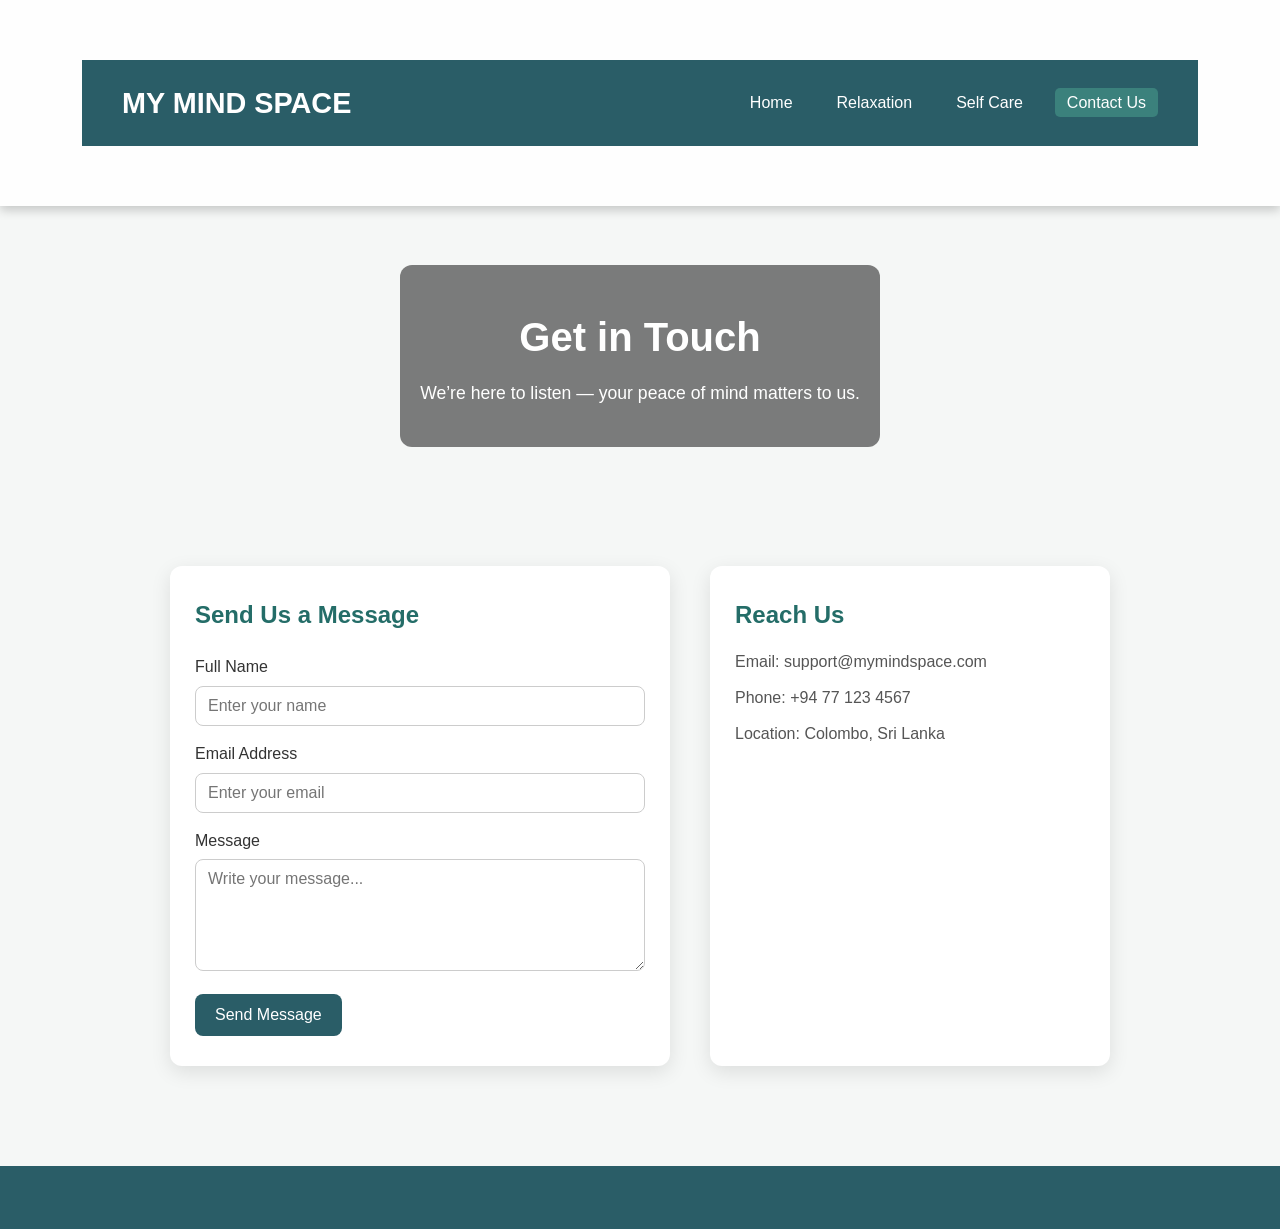
<file: contactus.html>
<!DOCTYPE html>
<html lang="en">
<head>
  <meta charset="UTF-8">
  <meta name="viewport" content="width=device-width, initial-scale=1.0">
  <title>Contact Us | MY MIND SPACE</title>
  <link rel="stylesheet" href="style.css">
</head>
<body>

  <!-- Navigation -->
  <header>
    <nav class="navbar">
      <div class="logo">MY MIND SPACE</div>
      <ul class="nav-links">
        <li><a href="index.html">Home</a></li>
        <li><a href="relaxation.html">Relaxation</a></li>
        <li><a href="selfcare.html">Self Care</a></li>
        <li><a href="contact.html" class="active">Contact Us</a></li>
      </ul>
    </nav>
  </header>

  <!-- Contact Section -->
  <section class="contact-hero">
    <div class="contact-overlay">
      <h1>Get in Touch</h1>
      <p>We’re here to listen — your peace of mind matters to us.</p>
    </div>
  </section>

  <section class="contact-container">
    <div class="contact-form">
      <h2>Send Us a Message</h2>
      <form>
        <div class="form-group">
          <label for="name">Full Name</label>
          <input type="text" id="name" placeholder="Enter your name" required>
        </div>

        <div class="form-group">
          <label for="email">Email Address</label>
          <input type="email" id="email" placeholder="Enter your email" required>
        </div>

        <div class="form-group">
          <label for="message">Message</label>
          <textarea id="message" rows="5" placeholder="Write your message..." required></textarea>
        </div>

        <button type="submit" class="btn-primary">Send Message</button>
      </form>
    </div>

    <div class="contact-info">
      <h2>Reach Us</h2>
      <p>Email: support@mymindspace.com</p>
      <p>Phone: +94 77 123 4567</p>
      <p>Location: Colombo, Sri Lanka</p>
    </div>
  </section>

  <!-- Footer -->
  <footer class="footer">
    <p>© 2025 MY MIND SPACE | Designed with peace and calm.</p>
  </footer>

</body>
</html>
</file>
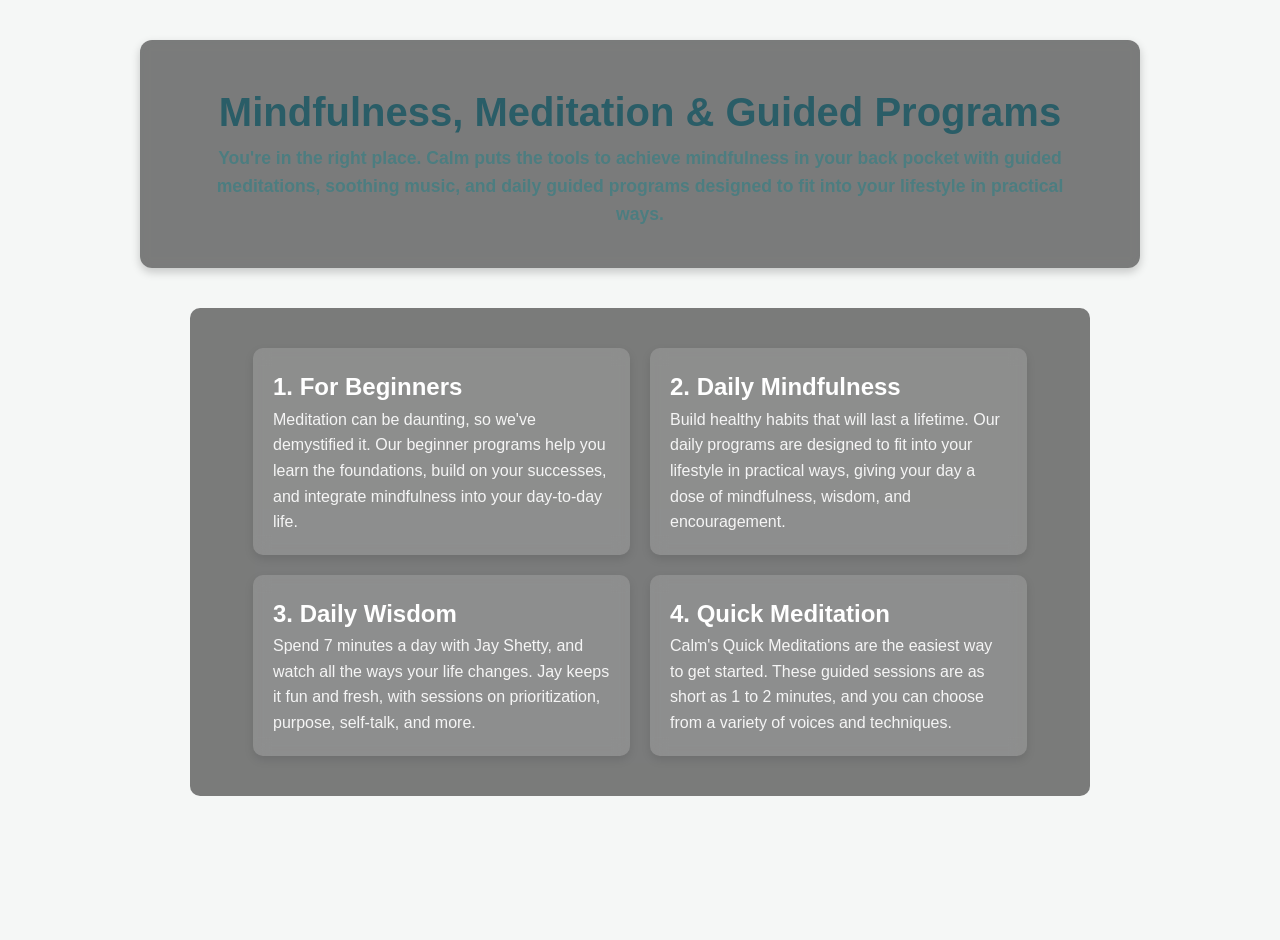
<file: mindfulness.html>
<!DOCTYPE html>
<html lang="en">
<head>
  <meta charset="UTF-8">
  <meta name="viewport" content="width=device-width, initial-scale=1.0">
  <title>Mindfulness & Meditation</title>
  <link rel="stylesheet" href="style.css">
</head>
<body>

  <!-- Header Section -->
  <header class="header">
    <div class="container">
      <h1>Mindfulness, Meditation & Guided Programs</h1>
      <p><b>You're in the right place. Calm puts the tools to achieve mindfulness in your back pocket with guided meditations, soothing music, and daily guided programs designed to fit into your lifestyle in practical ways.</p></b>
    </div>
  </header>

  <!-- Programs Section -->
  <section class="programs">
    <div class="container grid">

      <div class="card">
        <h2>1. For Beginners</h2>
        <p>Meditation can be daunting, so we've demystified it. Our beginner programs help you learn the foundations, build on your successes, and integrate mindfulness into your day-to-day life.</p>
      </div>

      <div class="card">
        <h2>2. Daily Mindfulness</h2>
        <p>Build healthy habits that will last a lifetime. Our daily programs are designed to fit into your lifestyle in practical ways, giving your day a dose of mindfulness, wisdom, and encouragement.</p>
      </div>

      <div class="card">
        <h2>3. Daily Wisdom</h2>
        <p>Spend 7 minutes a day with Jay Shetty, and watch all the ways your life changes. Jay keeps it fun and fresh, with sessions on prioritization, purpose, self-talk, and more.</p>
      </div>

      <div class="card">
        <h2>4. Quick Meditation</h2>
        <p>Calm's Quick Meditations are the easiest way to get started. These guided sessions are as short as 1 to 2 minutes, and you can choose from a variety of voices and techniques.</p>
      </div>

    </div>
  </section>

</body>
</html>
</file>
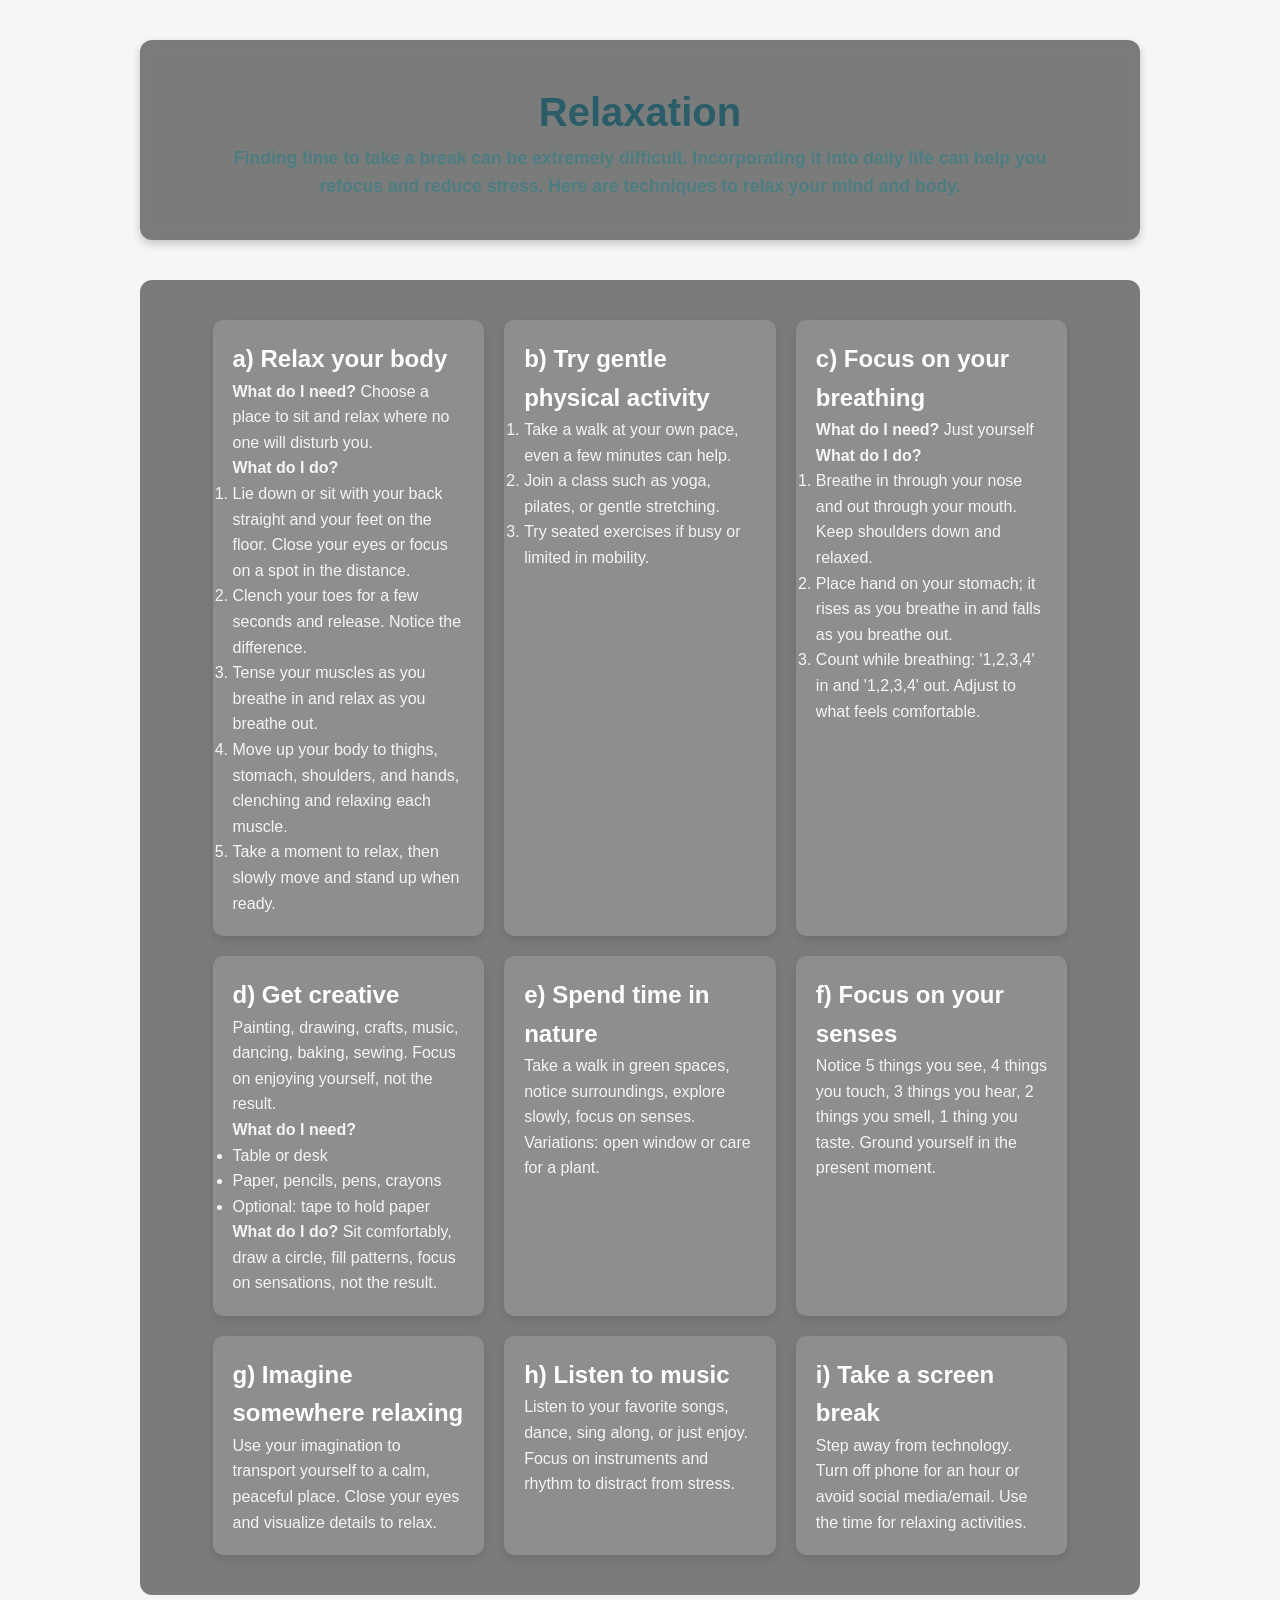
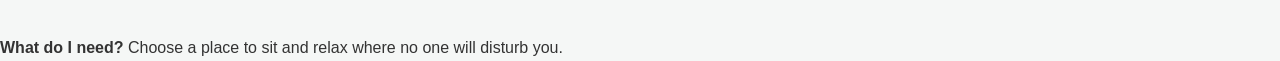
<file: relaxation.html>
<!DOCTYPE html>
<html lang="en">
<head>
  <meta charset="UTF-8">
  <meta name="viewport" content="width=device-width, initial-scale=1.0">
  <title>Relaxation Guide</title>
  <link rel="stylesheet" href="style.css">
</head>
<body>

  <!-- Header Section -->
  <header class="header">
    <div class="container">
      <h1>Relaxation</h1>
      <p><b>Finding time to take a break can be extremely difficult. Incorporating it into daily life can help you refocus and reduce stress. Here are techniques to relax your mind and body.</p></b>
    </div></header>
  </header>

  <!-- Relaxation Techniques -->
  <section class="techniques">
    <div class="container grid">

      <div class="card">
        <h2>a) Relax your body</h2>
        <p><strong>What do I need?</strong> Choose a place to sit and relax where no one will disturb you.</p>
        <p><strong>What do I do?</strong></p>
        <ol>
          <li>Lie down or sit with your back straight and your feet on the floor. Close your eyes or focus on a spot in the distance.</li>
          <li>Clench your toes for a few seconds and release. Notice the difference.</li>
          <li>Tense your muscles as you breathe in and relax as you breathe out.</li>
          <li>Move up your body to thighs, stomach, shoulders, and hands, clenching and relaxing each muscle.</li>
          <li>Take a moment to relax, then slowly move and stand up when ready.</li>
        </ol>
      </div>

      <div class="card">
        <h2>b) Try gentle physical activity</h2>
        <ol>
          <li>Take a walk at your own pace, even a few minutes can help.</li>
          <li>Join a class such as yoga, pilates, or gentle stretching.</li>
          <li>Try seated exercises if busy or limited in mobility.</li>
        </ol>
      </div>

      <div class="card">
        <h2>c) Focus on your breathing</h2>
        <p><strong>What do I need?</strong> Just yourself</p>
        <p><strong>What do I do?</strong></p>
        <ol>
          <li>Breathe in through your nose and out through your mouth. Keep shoulders down and relaxed.</li>
          <li>Place hand on your stomach; it rises as you breathe in and falls as you breathe out.</li>
          <li>Count while breathing: '1,2,3,4' in and '1,2,3,4' out. Adjust to what feels comfortable.</li>
        </ol>
      </div>

      <div class="card">
        <h2>d) Get creative</h2>
        <p>Painting, drawing, crafts, music, dancing, baking, sewing. Focus on enjoying yourself, not the result.</p>
        <p><strong>What do I need?</strong></p>
        <ul>
          <li>Table or desk</li>
          <li>Paper, pencils, pens, crayons</li>
          <li>Optional: tape to hold paper</li>
        </ul>
        <p><strong>What do I do?</strong> Sit comfortably, draw a circle, fill patterns, focus on sensations, not the result.</p>
      </div>

      <div class="card">
        <h2>e) Spend time in nature</h2>
        <p>Take a walk in green spaces, notice surroundings, explore slowly, focus on senses. Variations: open window or care for a plant.</p>
      </div>

      <div class="card">
        <h2>f) Focus on your senses</h2>
        <p>Notice 5 things you see, 4 things you touch, 3 things you hear, 2 things you smell, 1 thing you taste. Ground yourself in the present moment.</p>
      </div>

      <div class="card">
        <h2>g) Imagine somewhere relaxing</h2>
        <p>Use your imagination to transport yourself to a calm, peaceful place. Close your eyes and visualize details to relax.</p>
      </div>

      <div class="card">
        <h2>h) Listen to music</h2>
        <p>Listen to your favorite songs, dance, sing along, or just enjoy. Focus on instruments and rhythm to distract from stress.</p>
      </div>

      <div class="card">
        <h2>i) Take a screen break</h2>
        <p>Step away from technology. Turn off phone for an hour or avoid social media/email. Use the time for relaxing activities.</p>
      </div>

    </div>
  </section>

</body>
</html>

        <p><strong>What do I need?</strong> Choose a place to sit and relax where no one will disturb you.</p>
        <p><s
</file>
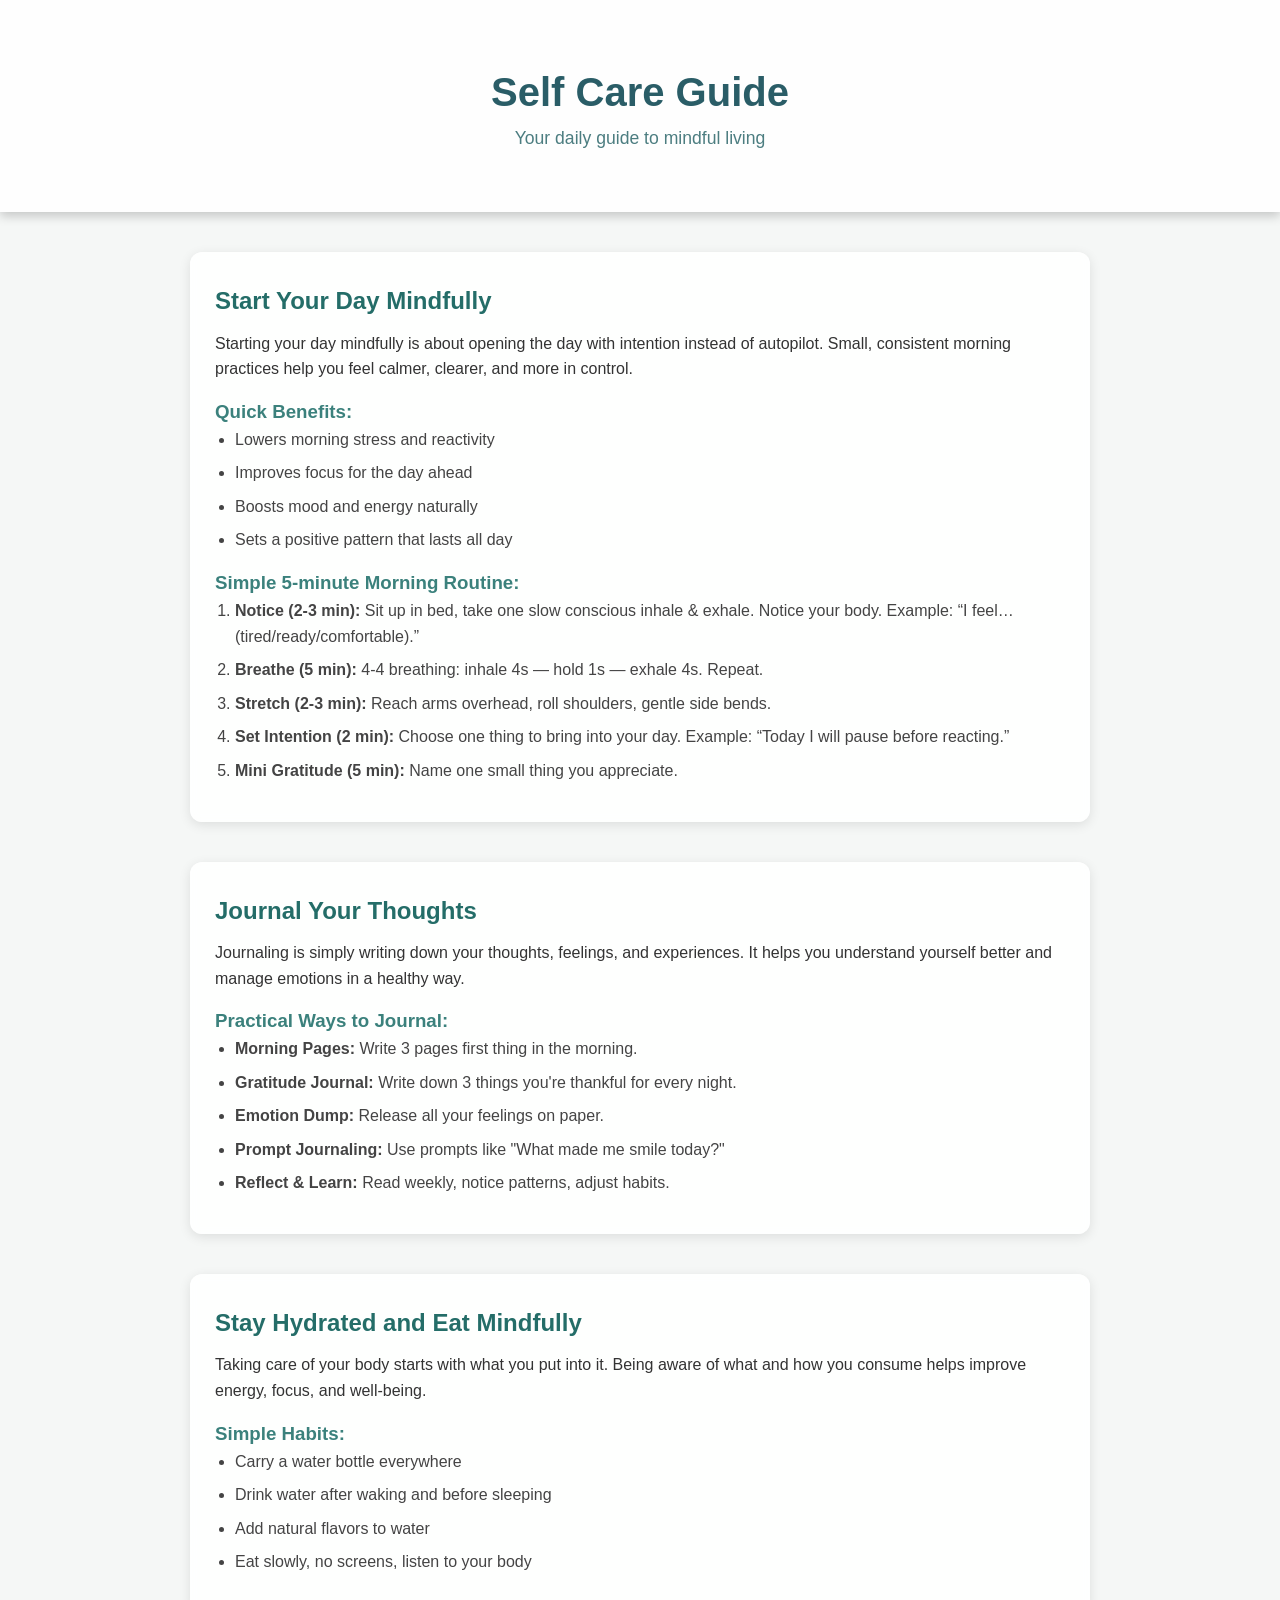
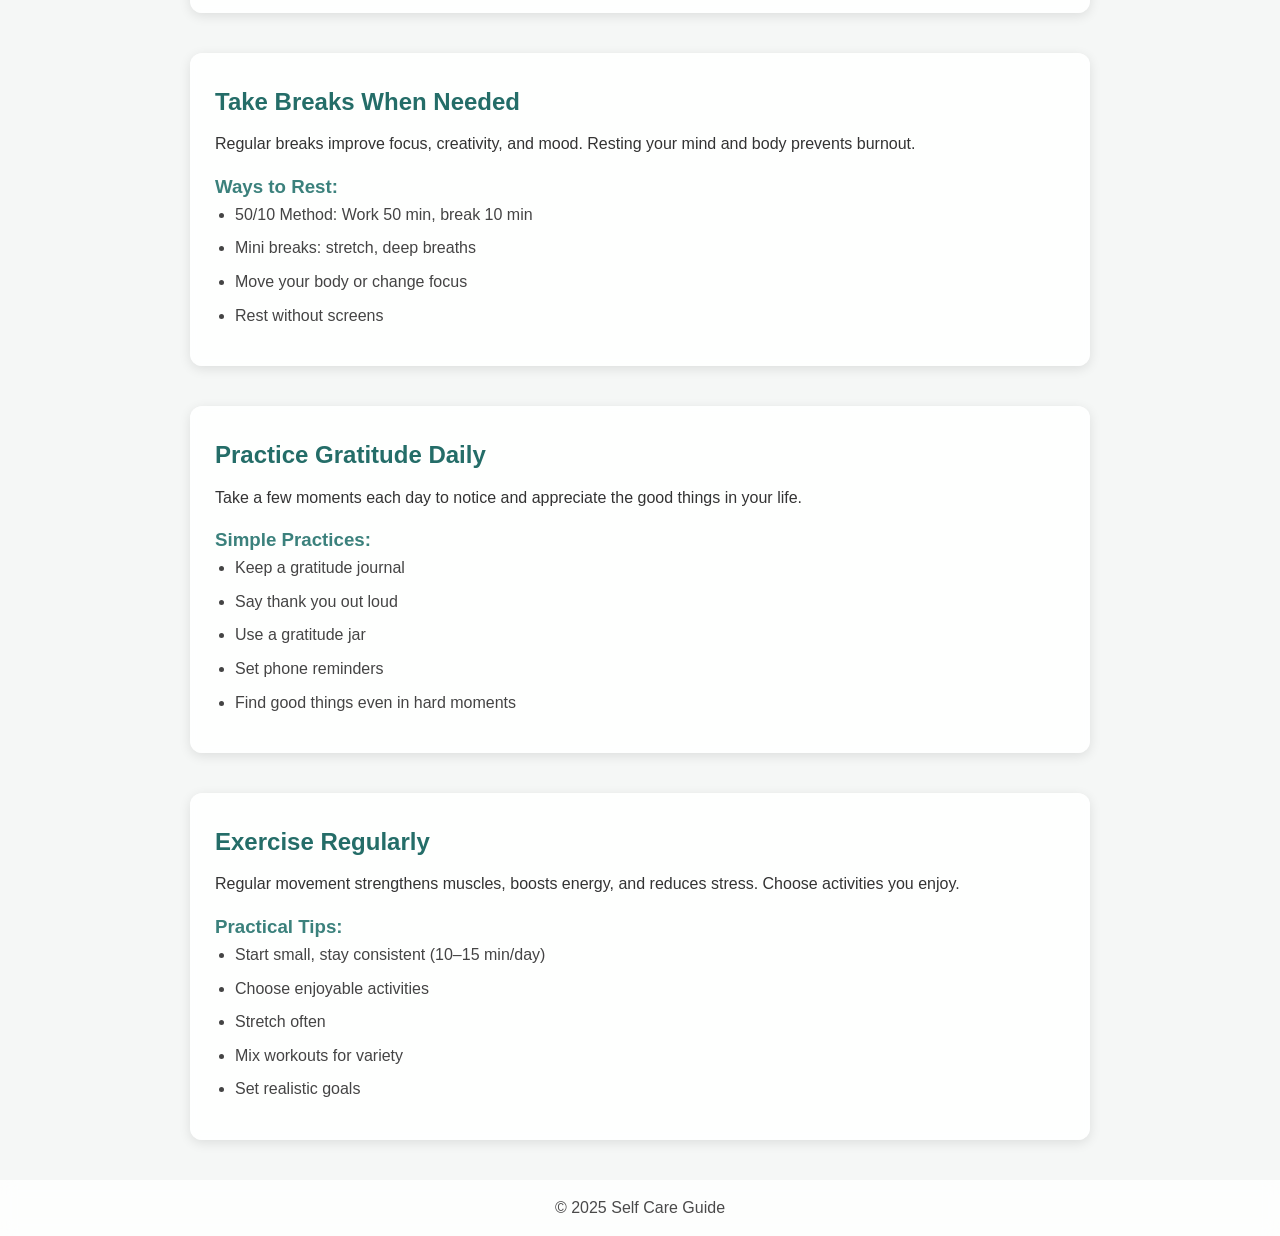
<file: selfcare.html>
<!DOCTYPE html>
<html lang="en">
<head>
  <meta charset="UTF-8">
  <meta name="viewport" content="width=device-width, initial-scale=1.0">
  <title>Self Care Guide</title>
  <link rel="stylesheet" href="style.css">
</head>
<body>

  <header>
    <h1>Self Care Guide</h1>
    <p>Your daily guide to mindful living</p>
  </header>

  <main>
    <!-- Section: Start your Day Mindfully -->
    <section class="selfcare-section">
      <h2>Start Your Day Mindfully</h2>
      <p>Starting your day mindfully is about opening the day with intention instead of autopilot. Small, consistent morning practices help you feel calmer, clearer, and more in control.</p>
      
      <h3>Quick Benefits:</h3>
      <ul>
        <li>Lowers morning stress and reactivity</li>
        <li>Improves focus for the day ahead</li>
        <li>Boosts mood and energy naturally</li>
        <li>Sets a positive pattern that lasts all day</li>
      </ul>

      <h3>Simple 5-minute Morning Routine:</h3>
      <ol>
        <li><strong>Notice (2-3 min):</strong> Sit up in bed, take one slow conscious inhale & exhale. Notice your body. Example: “I feel… (tired/ready/comfortable).”</li>
        <li><strong>Breathe (5 min):</strong> 4-4 breathing: inhale 4s — hold 1s — exhale 4s. Repeat.</li>
        <li><strong>Stretch (2-3 min):</strong> Reach arms overhead, roll shoulders, gentle side bends.</li>
        <li><strong>Set Intention (2 min):</strong> Choose one thing to bring into your day. Example: “Today I will pause before reacting.”</li>
        <li><strong>Mini Gratitude (5 min):</strong> Name one small thing you appreciate.</li>
      </ol>
    </section>

    <!-- Section: Journal your Thoughts -->
    <section class="selfcare-section">
      <h2>Journal Your Thoughts</h2>
      <p>Journaling is simply writing down your thoughts, feelings, and experiences. It helps you understand yourself better and manage emotions in a healthy way.</p>

      <h3>Practical Ways to Journal:</h3>
      <ul>
        <li><strong>Morning Pages:</strong> Write 3 pages first thing in the morning.</li>
        <li><strong>Gratitude Journal:</strong> Write down 3 things you're thankful for every night.</li>
        <li><strong>Emotion Dump:</strong> Release all your feelings on paper.</li>
        <li><strong>Prompt Journaling:</strong> Use prompts like "What made me smile today?"</li>
        <li><strong>Reflect & Learn:</strong> Read weekly, notice patterns, adjust habits.</li>
      </ul>
    </section>

    <!-- Section: Stay Hydrated and Eat Mindfully -->
    <section class="selfcare-section">
      <h2>Stay Hydrated and Eat Mindfully</h2>
      <p>Taking care of your body starts with what you put into it. Being aware of what and how you consume helps improve energy, focus, and well-being.</p>

      <h3>Simple Habits:</h3>
      <ul>
        <li>Carry a water bottle everywhere</li>
        <li>Drink water after waking and before sleeping</li>
        <li>Add natural flavors to water</li>
        <li>Eat slowly, no screens, listen to your body</li>
      </ul>
    </section>

    <!-- Section: Take Breaks -->
    <section class="selfcare-section">
      <h2>Take Breaks When Needed</h2>
      <p>Regular breaks improve focus, creativity, and mood. Resting your mind and body prevents burnout.</p>
      <h3>Ways to Rest:</h3>
      <ul>
        <li>50/10 Method: Work 50 min, break 10 min</li>
        <li>Mini breaks: stretch, deep breaths</li>
        <li>Move your body or change focus</li>
        <li>Rest without screens</li>
      </ul>
    </section>

    <!-- Section: Practice Gratitude Daily -->
    <section class="selfcare-section">
      <h2>Practice Gratitude Daily</h2>
      <p>Take a few moments each day to notice and appreciate the good things in your life.</p>
      <h3>Simple Practices:</h3>
      <ul>
        <li>Keep a gratitude journal</li>
        <li>Say thank you out loud</li>
        <li>Use a gratitude jar</li>
        <li>Set phone reminders</li>
        <li>Find good things even in hard moments</li>
      </ul>
    </section>

    <!-- Section: Exercise Regularly -->
    <section class="selfcare-section">
      <h2>Exercise Regularly</h2>
      <p>Regular movement strengthens muscles, boosts energy, and reduces stress. Choose activities you enjoy.</p>
      <h3>Practical Tips:</h3>
      <ul>
        <li>Start small, stay consistent (10–15 min/day)</li>
        <li>Choose enjoyable activities</li>
        <li>Stretch often</li>
        <li>Mix workouts for variety</li>
        <li>Set realistic goals</li>
      </ul>
    </section>
  </main>

  <footer>
    <p>&copy; 2025 Self Care Guide</p>
  </footer>

</body>
</html>
</file>
<file: style.css>
/* Reset */
* {
  margin: 0;
  padding: 0;
  box-sizing: border-box;
  font-family: "Poppins", sans-serif;
}

/* Background with soft gradient + image */
body {
  background: linear-gradient(to right, rgba(230,242,255,0.95), rgba(255,250,240,0.9)),
              url("https://images.unsplash.com/photo-1529626455594-4ff0802cfb7e?auto=format&fit=crop&w=1600&q=80");
  background-size: cover;
  background-position: center;
  background-attachment: fixed;
  color: #2e2e2e;
  line-height: 1.6;
}

/* Navigation */
header {
  background-color: rgba(173, 216, 230, 0.8);
  backdrop-filter: blur(10px);
  padding: 15px 0;
  box-shadow: 0 2px 5px rgba(0,0,0,0.1);
}

nav {
  width: 90%;
  margin: 0 auto;
  display: flex;
  justify-content: space-between;
  align-items: center;
}

.logo {
  font-size: 1.5rem;
  font-weight: 700;
  color: #305070;
}

.nav-links {
  list-style: none;
  display: flex;
  gap: 20px;
}

.nav-links a {
  text-decoration: none;
  color: #305070;
  font-weight: 500;
  padding: 8px 16px;
  border-radius: 8px;
  transition: all 0.3s ease;
}

.nav-links a:hover {
  background-color: #305070;
  color: #fff;
}

/* Hero Section */
.hero {
  text-align: center;
  padding: 120px 20px;
  color: #1c2b40;
}

.hero h1 {
  font-size: 3rem;
  margin-bottom: 10px;
}

.hero .quote {
  font-size: 1.2rem;
  color: #4f5b62;
  margin-bottom: 25px;
}

.search input {
  padding: 10px 15px;
  border-radius: 25px;
  border: 1px solid #aaa;
  width: 250px;
  outline: none;
  margin-bottom: 20px;
}

.buttons {
  display: flex;
  justify-content: center;
  gap: 20px;
}

.btn {
  display: inline-block;
  padding: 10px 20px;
  background-color: #7ca9c2;
  color: white;
  border-radius: 25px;
  text-decoration: none;
  font-weight: 500;
  transition: background 0.3s ease;
}

.btn:hover {
  background-color: #4e7d99;
}

.btn.small {
  padding: 8px 16px;
  border-radius: 20px;
}

/* Cards Section */
.cards-section {
  display: grid;
  grid-template-columns: repeat(auto-fit, minmax(250px, 1fr));
  gap: 25px;
  width: 90%;
  margin: 60px auto;
}

.card {
  background-color: rgba(255,255,255,0.85);
  border-radius: 15px;
  box-shadow: 0 4px 10px rgba(0,0,0,0.1);
  overflow: hidden;
  transition: transform 0.3s ease, box-shadow 0.3s ease;
}

.card:hover {
  transform: translateY(-8px);
  box-shadow: 0 6px 15px rgba(0,0,0,0.15);
}

.card img {
  width: 100%;
  height: 200px;
  object-fit: cover;
}

.card-content {
  padding: 20px;
  text-align: center;
}

.card-content h3 {
  color: #1c2b40;
  margin-bottom: 10px;
}

.card-content p {
  font-size: 0.95rem;
  color: #4f5b62;
  margin-bottom: 15px;
}

/* Footer */
footer {
  text-align: center;
  background-color: rgba(173, 216, 230, 0.9);
  color: #2b3e50;
  padding: 15px 0;
  font-weight: 500;
  backdrop-filter: blur(8px);
}

/* Responsive */
@media (max-width: 768px) {
  .hero h1 {
    font-size: 2.2rem;
  }

  .nav-links {
    flex-wrap: wrap;
    justify-content: center;
    gap: 10px;
  }

  .search input {
    width: 80%;
  }
}
.hero {
  background: linear-gradient(rgba(255,255,255,0.5), rgba(255,255,255,0.5)),
              url("https://tse4.mm.bing.net/th/id/OIP.dL55J7v32blZn1L7HIPUqwHaEK?rs=1&pid=ImgDetMain&o=7&rm=3");
  background-size: cover;
  background-position: center;
  background-repeat: no-repeat;
}


* { box-sizing: border-box; margin: 0; padding: 0; }
html,body { height: 100%; }
body {
  font-family: "Poppins", system-ui, -apple-system, "Segoe UI", Roboto, "Helvetica Neue", Arial;
  color: #24313a;
  background-color: #f6fafb;
  -webkit-font-smoothing: antialiased;
  -moz-osx-font-smoothing: grayscale;
  line-height: 1.6;
}

/* Container helper */
.container {
  width: min(1100px, 92%);
  margin: 0 auto;
}

.site-header {
  background: rgba(255,255,255,0.7);
  backdrop-filter: blur(6px);
  border-bottom: 1px solid rgba(36,49,58,0.06);
}

.header-inner {
  display: flex;
  align-items: center;
  justify-content: space-between;
  padding: 14px 0;
}

.brand { display: flex; align-items: center; gap: 12px; text-decoration: none; }


.main-nav ul {
  list-style: none;
  display: flex;
  gap: 18px;
  align-items: center;
}
.main-nav a {
  color: #27424a;
  text-decoration: none;
  font-weight: 500;
  padding: 8px 10px;
  border-radius: 8px;
}
.main-nav a:hover { background: rgba(39,66,74,0.06); }

.hero-section {
  /* overlay (soft) + image */
  background:
    linear-gradient(to bottom right, rgba(248,250,252,0.65), rgba(255,255,250,0.55)),
    url("https://images.unsplash.com/photo-1517694712202-14dd9538aa97?auto=format&fit=crop&w=1600&q=80");
  background-size: cover;          /* cover whole hero area */
  background-position: center;     /* keep focal point centered */
  background-repeat: no-repeat;
  padding: 64px 0;
  border-bottom: 1px solid rgba(36,49,58,0.04);
}

/* Make hero full-ish but not always full viewport so content below is visible */
.hero-grid {
  display: grid;
  grid-template-columns: 1fr 420px;
  gap: 28px;
  align-items: center;
  padding: 28px 0;
}

/* Hero text */
.hero-text h1 {
  font-size: 2.05rem;
  color: #13232a;
  margin-bottom: 12px;
  line-height: 1.08;
}
.lead {
  color: #475b63;
  margin-bottom: 18px;
  font-size: 1rem;
}

/* Search box */
.search-wrap input[type="search"],
#search {
  width: 100%;
  max-width: 520px;
  padding: 12px 14px;
  border: 1px solid rgba(18,35,44,0.08);
  border-radius: 999px;
  background: rgba(255,255,255,0.9);
  outline: none;
  font-size: 0.96rem;
  color: #213238;
  box-shadow: 0 4px 14px rgba(19,35,40,0.03);
}
.search-wrap input::placeholder { color: #94a4aa; }

/* Hero art card (image on right) */
.art-card {
  width: 100%;
  max-width: 420px;
  margin-left: auto;
  border-radius: 14px;
  overflow: hidden;
  box-shadow: 0 8px 30px rgba(18,35,44,0.08);
  background: white;
}
.art-card img { width: 100%; height: 100%; object-fit: cover; display: block; }

.types-section { padding: 40px 0; }
.section-intro {
  color: #536a70;
  margin-bottom: 18px;
}

/* cards grid */
.cards-grid {
  display: grid;
  grid-template-columns: repeat(auto-fit, minmax(260px, 1fr));
  gap: 18px;
  margin-top: 18px;
}

/* condition card (uses native details element) */
.condition-card {
  background: linear-gradient(180deg, rgba(255,255,255,0.94), rgba(250,250,250,0.95));
  border-radius: 12px;
  border: 1px solid rgba(36,49,58,0.05);
  padding: 10px;
  box-shadow: 0 6px 18px rgba(19,35,40,0.03);
}

/* Style the summary to look like a heading/button */
.condition-card summary {
  list-style: none;
  cursor: pointer;
  padding: 12px 14px;
  display: block;
  font-weight: 600;
  color: #16323a;
  border-radius: 8px;
  transition: background 0.18s ease;
}
.condition-card summary:hover {
  background: rgba(23,50,57,0.04);
}

/* Hide default marker (some browsers) */
.condition-card summary::-webkit-details-marker { display: none; }

/* Details open state: make summary have subtle bg */
.condition-card[open] summary {
  background: linear-gradient(90deg, rgba(122,161,175,0.06), rgba(122,161,175,0.02));
}

/* body inside details */
.condition-card .card-body {
  padding: 12px 14px;
  color: #425a60;
  border-top: 1px dashed rgba(19,35,40,0.04);
  margin-top: 10px;
  font-size: 0.95rem;
}

.resources { padding: 34px 0 60px; }
.resources h2 { color: #172c31; margin-bottom: 12px; }
.resources ul { list-style: disc; padding-left: 18px; color: #475b63; }

.site-footer {
  background: #ffffff;
  border-top: 1px solid rgba(36,49,58,0.04);
  padding: 18px 0;
  color: #6f787b;
  font-size: 0.95rem;
}


@media (max-width: 900px) {
  .hero-grid { grid-template-columns: 1fr; text-align: left; gap: 18px; }
  .art-card { max-width: 100%; order: 2; }
  .hero-text { order: 1; }
  .hero-section { padding: 48px 0; background-attachment: scroll; }
}

@media (max-width: 480px) {
  .hero-text h1 { font-size: 1.45rem; }
  .lead { font-size: 0.96rem; }
  .search-wrap input { font-size: 0.92rem; padding: 10px 12px; }
}

body {
  margin: 0;
  font-family: 'Poppins', sans-serif;
  background-image: url('https://images.unsplash.com/photo-1507525428034-b723cf961d3e?auto=format&fit=crop&w=1600&q=80');
  background-size: cover;      /* full screen size එකට ගන්න */
  background-position: center; /* මැදට balance කරලා */
  background-attachment: fixed; /* scroll කරද්දි static වෙන්න */
  color: #fff;                 /* text එක white වෙනවා */
}
.header, .programs {
  background-color: rgba(0, 0, 0, 0.5); /* black transparent overlay */
  padding: 40px 20px;
  border-radius: 10px;
  margin: 40px auto;
  max-width: 900px;
}
.container {
  width: 90%;
  margin: auto;
  text-align: center;
}

.grid {
  display: grid;
  grid-template-columns: repeat(auto-fit, minmax(250px, 1fr));
  gap: 20px;
}

.card {
  background: rgba(255, 255, 255, 0.15);
  backdrop-filter: blur(8px);
  border-radius: 12px;
  padding: 20px;
}


body {
  margin: 0;
  font-family: 'Poppins', sans-serif;
  background-image: url('https://images.unsplash.com/photo-1506126613408-eca07ce68773?auto=format&fit=crop&w=1600&q=80');
  background-size: cover;
  background-position: center;
  background-attachment: fixed;
  color: #fff;
}
.header, .techniques {
  background-color: rgba(0, 0, 0, 0.5); /* half-transparent black */
  border-radius: 12px;
  margin: 40px auto;
  max-width: 1000px;
  padding: 40px 25px;
  text-align: center;
}
.grid {
  display: grid;
  grid-template-columns: repeat(auto-fit, minmax(250px, 1fr));
  gap: 20px;
}

.card {
  background: rgba(255, 255, 255, 0.15);
  backdrop-filter: blur(8px);
  border-radius: 10px;
  padding: 20px;
  text-align: left;
}

.card h2 {
  color: #fff;
  margin-top: 0;
}

.card p, .card li {
  color: #f5f5f5;
  line-height: 1.6;
}
/* General Reset */
* {
  margin: 0;
  padding: 0;
  box-sizing: border-box;
}

/* Page Background */
body {
  font-family: 'Poppins', sans-serif;
  line-height: 1.6;
  background-image: url('https://images.unsplash.com/photo-1506126613408-eca07ce68773?auto=format&fit=crop&w=1600&q=80');
  background-size: cover;
  background-position: center;
  background-attachment: fixed;
  color: #333;
}

/* Header Section */
header {
  background-color: rgba(255, 255, 255, 0.85);
  text-align: center;
  padding: 60px 20px;
  backdrop-filter: blur(6px);
  box-shadow: 0 4px 10px rgba(0, 0, 0, 0.2);
}

header h1 {
  font-size: 2.5rem;
  color: #2a5d67;
}

header p {
  color: #4c7d80;
  font-size: 1.1rem;
}

/* Content Sections */
.selfcare-section {
  background: rgba(255, 255, 255, 0.9);
  margin: 40px auto;
  padding: 30px 25px;
  border-radius: 12px;
  max-width: 900px;
  backdrop-filter: blur(5px);
  box-shadow: 0 3px 12px rgba(0, 0, 0, 0.1);
}

.selfcare-section h2 {
  color: #246d68;
  margin-bottom: 10px;
}

.selfcare-section h3 {
  color: #3b817c;
  margin-top: 15px;
}

.selfcare-section ul, 
.selfcare-section ol {
  margin-left: 20px;
  color: #444;
}

.selfcare-section li {
  margin-bottom: 8px;
}

/* Footer */
footer {
  text-align: center;
  padding: 15px;
  background-color: rgba(255, 255, 255, 0.8);
  color: #4a4a4a;
  margin-top: 40px;
}

/* General Reset */
* {
  margin: 0;
  padding: 0;
  box-sizing: border-box;
}

/* Body */
body {
  font-family: 'Poppins', sans-serif;
  line-height: 1.6;
  background-color: #f5f7f6;
  color: #333;
}

/* Navigation */
.navbar {
  display: flex;
  justify-content: space-between;
  align-items: center;
  padding: 20px 40px;
  background-color: #2a5d67;
}

.navbar .logo {
  font-size: 1.8rem;
  font-weight: bold;
  color: #fff;
}

.navbar .nav-links {
  list-style: none;
  display: flex;
  gap: 20px;
}

.navbar .nav-links a {
  color: #fff;
  text-decoration: none;
  font-weight: 500;
  padding: 6px 12px;
  border-radius: 5px;
  transition: background 0.3s;
}

.navbar .nav-links a:hover,
.navbar .nav-links a.active {
  background-color: #3b817c;
}

/* Contact Hero */
.contact-hero {
  position: relative;
  height: 300px;
  background-image: url('https://images.unsplash.com/photo-1506126613408-eca07ce68773?auto=format&fit=crop&w=1600&q=80');
  background-size: cover;
  background-position: center;
  display: flex;
  justify-content: center;
  align-items: center;
  text-align: center;
}

.contact-overlay {
  background-color: rgba(0,0,0,0.5);
  padding: 40px 20px;
  border-radius: 12px;
  color: #fff;
}

.contact-overlay h1 {
  font-size: 2.5rem;
  margin-bottom: 10px;
}

.contact-overlay p {
  font-size: 1.1rem;
}

/* Contact Form & Info Container */
.contact-container {
  display: flex;
  flex-wrap: wrap;
  justify-content: center;
  gap: 40px;
  padding: 60px 20px;
}

/* Form */
.contact-form {
  flex: 1;
  min-width: 320px;
  max-width: 500px;
  background-color: #fff;
  padding: 30px 25px;
  border-radius: 12px;
  box-shadow: 0 6px 20px rgba(0,0,0,0.1);
}

.contact-form h2 {
  color: #246d68;
  margin-bottom: 20px;
}

.contact-form .form-group {
  margin-bottom: 15px;
}

.contact-form label {
  display: block;
  margin-bottom: 6px;
  font-weight: 500;
  color: #333;
}

.contact-form input,
.contact-form textarea {
  width: 100%;
  padding: 10px 12px;
  border: 1px solid #ccc;
  border-radius: 8px;
  font-size: 1rem;
}

.contact-form textarea {
  resize: vertical;
}

.btn-primary {
  background-color: #2a5d67;
  color: #fff;
  border: none;
  padding: 12px 20px;
  border-radius: 8px;
  cursor: pointer;
  font-size: 1rem;
  transition: background 0.3s;
}

.btn-primary:hover {
  background-color: #3b817c;
}

/* Contact Info */
.contact-info {
  flex: 1;
  min-width: 280px;
  max-width: 400px;
  background-color: #fff;
  padding: 30px 25px;
  border-radius: 12px;
  box-shadow: 0 6px 20px rgba(0,0,0,0.1);
}

.contact-info h2 {
  color: #246d68;
  margin-bottom: 15px;
}

.contact-info p {
  margin-bottom: 10px;
  color: #555;
  font-size: 1rem;
}

/* Footer */
.footer {
  text-align: center;
  padding: 20px;
  background-color: #2a5d67;
  color: #fff;
  margin-top: 40px;
  font-size: 0.9rem;
}

/* Responsive */
@media (max-width: 900px) {
  .contact-container {
    flex-direction: column;
    align-items: center;
  }
}
</file>
